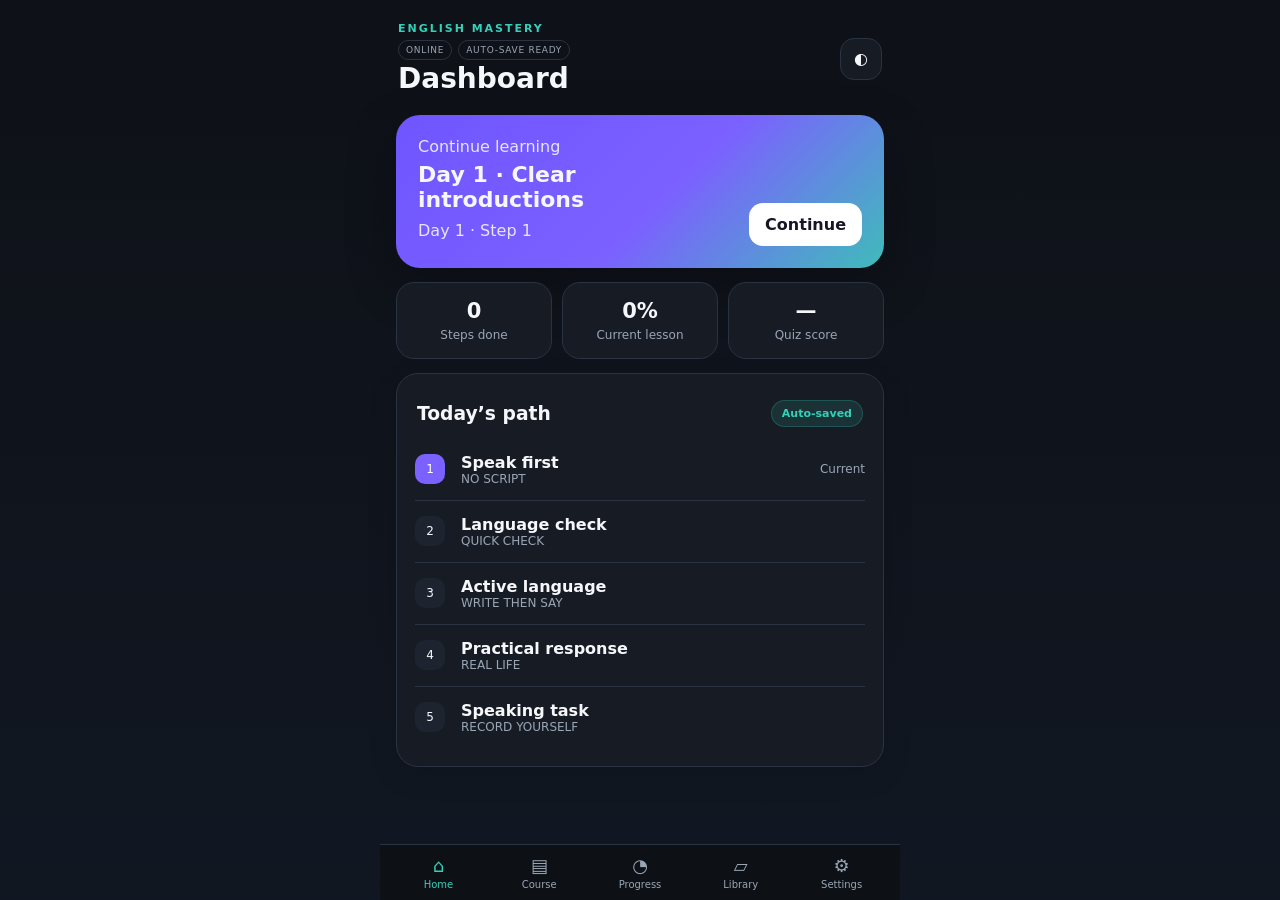
<file: index.html>
<!DOCTYPE html>
<html lang="en"><head><meta charset="UTF-8"><meta name="viewport" content="width=device-width,initial-scale=1,viewport-fit=cover"><meta name="theme-color" content="#10131a"><title>English Mastery</title><link rel="manifest" href="manifest.json"><link rel="stylesheet" href="styles.css"><link rel="icon" href="icons/icon-192.svg"></head>
<body><div class="app-shell">
<header class="topbar"><div><div class="eyebrow">ENGLISH MASTERY</div><div class="status-line"><span id="networkBadge">Checking…</span><span id="storageBadge">Storage…</span></div><h1 id="screenTitle">Dashboard</h1></div><button class="icon-btn" id="themeBtn">◐</button></header>
<main>
<section class="screen active" data-screen="dashboard"><div class="hero-card"><div><p class="hero-muted">Continue learning</p><h2>Day 1 · Clear introductions</h2><p class="hero-muted" id="resumeLabel">Ready to begin</p></div><button class="primary" data-go="lesson">Continue</button></div><div class="stats-grid"><article class="stat-card"><strong id="completedCount">0</strong><span>Steps done</span></article><article class="stat-card"><strong id="coursePercent">0%</strong><span>Current lesson</span></article><article class="stat-card"><strong id="answerScore">—</strong><span>Quiz score</span></article></div><section class="panel"><div class="section-head"><h3>Today’s path</h3><span class="pill">Auto-saved</span></div><div id="pathList"></div></section></section>
<section class="screen" data-screen="course"><div class="section-head"><div><p class="muted">Adaptive learning plan</p><h2>Course roadmap</h2></div><span class="pill">Personal course</span></div><div class="module-card active-module"><div><span class="module-no">01</span><h3>Foundation & Diagnostic</h3><p>Complete the baseline to generate your personal skill priorities and study sequence.</p></div><button class="secondary" id="startDiagnostic">Start</button></div><div class="section-head"><h3>Personalized 30-day course</h3><span class="pill">30 lessons</span></div><div id="lessonCatalog"></div></section>
<section class="screen" data-screen="diagnostic"><div class="lesson-top"><button class="back-btn" data-go="course">←</button><div><p class="muted" id="diagCounter">Baseline diagnostic</p><h2 id="diagTitle">Grammar check</h2></div></div><div class="progress-track"><div id="diagProgress" style="width:0%"></div></div><article class="panel lesson-panel" id="diagHost"></article><div class="lesson-nav"><button class="secondary" id="diagPrev">Previous</button><button class="primary" id="diagNext">Next</button></div><div class="save-status" id="diagSaveStatus">Answers save automatically</div></section><section class="screen" data-screen="lesson"><div class="lesson-top"><button class="back-btn" data-go="dashboard">←</button><div><p class="muted" id="stepCounter">Day 1</p><h2 id="lessonTitle">Lesson</h2></div></div><div class="progress-track"><div id="lessonProgress"></div></div><article class="panel lesson-panel" id="stepHost"></article><div class="lesson-nav"><button class="secondary" id="prevStep">Previous</button><button class="primary" id="nextStep">Next</button></div><div id="globalSaveStatus" class="save-status">Saved automatically</div></section>
<section class="screen" data-screen="progress"><div class="section-head"><div><p class="muted">Saved on this device</p><h2>Progress</h2></div><span class="pill">IndexedDB</span></div><div class="chart-card"><h3>Lesson completion</h3><div class="skill"><span>Day 1</span><b id="progressPercent">0%</b><div><i id="progressBar" style="width:0%"></i></div></div></div><div class="panel" id="skillProfilePanel"><h3>Diagnostic skill profile</h3><div id="skillProfile"><div class="empty-state">Complete the diagnostic to generate your pathway.</div></div></div><div class="panel"><h3>Attempts</h3><div id="attemptList" class="empty-state">No attempts yet.</div></div></section>
<section class="screen" data-screen="library"><div class="section-head"><div><p class="muted">Integrated course sources</p><h2>Library</h2></div><span class="pill">Course resources</span></div><div class="resource-grid">
<article class="resource"><span>MAIN COURSE</span><h3>English File Intermediate</h3><p>Use your own lawful local Student’s Book, Workbook, and audio copies alongside the course references.</p></article><article class="resource"><span>PRONUNCIATION</span><h3>English Pronunciation in Use</h3><p>Use your local copy for sounds, stress, rhythm, linking, and intonation practice.</p></article><article class="resource"><span>GRAMMAR</span><h3>English Grammar in Use</h3><p>Selected remediation rather than page-by-page study.</p></article><article class="resource"><span>VOCABULARY</span><h3>English Vocabulary in Use</h3><p>Everyday words, phrases, and functional language.</p></article><article class="resource"><span>NATURAL ENGLISH</span><h3>English Collocations in Use</h3><p>Natural word combinations converted into active speaking tasks.</p></article><article class="resource"><span>CONFIDENCE</span><h3>Effective Speaking</h3><p>Impromptu speaking, concrete examples, and confidence-building practice.</p></article></div><section class="panel"><div class="section-head"><div><p class="muted">Public deployment</p><h3>Local learning assets</h3></div><span class="pill">Not uploaded</span></div><p class="muted">Third-party books and audio are not included in this public GitHub Pages version.</p></section></section>
<section class="screen" data-screen="device-test"><section class="panel" id="functionalTestPanel"><div class="section-head"><div><p class="muted">Stage 16 validation</p><h3>Functional Test Runner</h3></div><span class="pill">Non-destructive</span></div><p class="muted">Checks browser APIs, service worker, manifest, course index, public audio catalog, and storage without changing learning progress.</p><div class="button-stack"><button class="primary" id="runFunctionalTests">Run automated checks</button><button class="secondary" id="downloadFunctionalReport">Download last report</button></div><p class="save-status" id="testSummary">Tests have not run on this device yet.</p><div id="testResults" class="test-results"></div></section><div class="section-head"><div><p class="muted">Android readiness</p><h2>Device Test</h2></div><span class="pill">Stage 16</span></div><div class="panel"><h3>Run on your phone</h3><p class="muted">This checks installation requirements, storage, service-worker support, MP3 capability, and recording capability. It does not send data anywhere.</p><div class="lesson-actions"><button class="primary" id="runAndroidTests">Run all checks</button><button class="secondary" id="exportAndroidTests">Export report</button></div></div><div class="panel" id="androidTestResults"><p class="muted">No device test has been run yet.</p></div><div class="panel"><h3>Required manual checks</h3><ol class="manual-checks"><li>Install from Chrome using “Add to Home screen”.</li><li>Open one lesson and type an answer, then close the app without saving.</li><li>Reopen and confirm the exact answer and step return.</li><li>Turn on airplane mode and reopen the app.</li><li>Allow microphone access and create a short recording.</li><li>Export progress, reset it, then import the backup.</li></ol></div></section>
<section class="screen" data-screen="settings"><div class="section-head"><div><p class="muted">Storage and recovery</p><h2>Settings</h2></div></div><div class="panel"><div class="setting-row"><div><b>Auto-save</b><small>Answers, notes, recording metadata, and lesson position.</small></div><span class="toggle on"></span></div><div class="setting-row"><div><b>Public deployment</b><small>Third-party assets remain local and are not included here.</small></div><span class="toggle on"></span></div></div><div class="panel"><h3>Backup & diagnostics</h3><div class="button-stack"><button class="primary" data-go="device-test">Open Android Device Test</button><button class="secondary" id="exportBtn">Export progress</button><button class="secondary" id="importBtn">Import progress</button><input id="importFile" type="file" accept="application/json" hidden><button class="secondary" id="diagnosticsBtn">Export diagnostics</button><button class="danger" id="resetBtn">Reset progress</button></div></div><section class="panel" id="appInstallPanel"><div class="section-head"><div><p class="muted">Installation and updates</p><h3>App Readiness</h3></div><span class="pill">Version 16</span></div><div class="button-stack"><button class="primary" id="installAppButton" hidden>Install English Mastery</button><button class="secondary" id="applyUpdateButton" hidden>Apply available update</button></div><p class="save-status" id="installStatus">Install availability will be checked automatically.</p><p class="save-status" id="updateStatus">Offline readiness will be checked automatically.</p></section></section>
</main><nav class="bottom-nav"><button class="nav-item active" data-go="dashboard"><span>⌂</span><small>Home</small></button><button class="nav-item" data-go="course"><span>▤</span><small>Course</small></button><button class="nav-item" data-go="progress"><span>◔</span><small>Progress</small></button><button class="nav-item" data-go="library"><span>▱</span><small>Library</small></button><button class="nav-item" data-go="settings"><span>⚙</span><small>Settings</small></button></nav></div><script src="db.js"></script><script src="app.js"></script><script src="health.js"></script><script src="android-test.js"></script><script src="update-manager.js"></script><script src="functional-test-runner.js"></script></body></html>
</file>
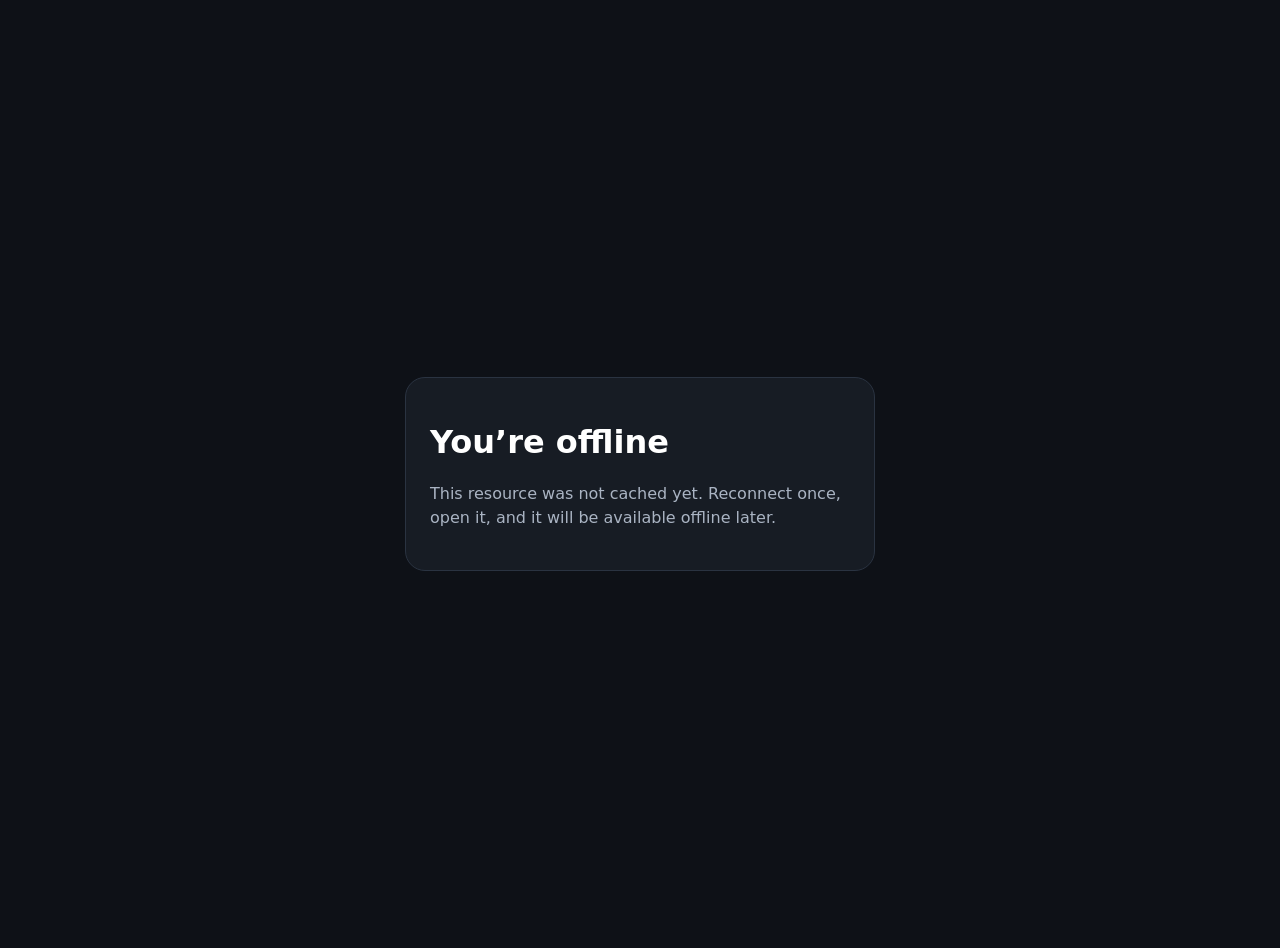
<file: offline.html>
<!doctype html>
<html lang="en"><head><meta charset="utf-8"><meta name="viewport" content="width=device-width,initial-scale=1">
<title>English Mastery — Offline</title><style>
body{font-family:system-ui;margin:0;display:grid;place-items:center;min-height:100vh;background:#0e1117;color:#fff;padding:24px}
main{max-width:420px;background:#171c24;border:1px solid #2a3341;border-radius:20px;padding:24px}
p{color:#aab4c3;line-height:1.5}</style></head>
<body><main><h1>You’re offline</h1><p>This resource was not cached yet. Reconnect once, open it, and it will be available offline later.</p></main></body></html>
</file>
<file: styles.css>
:root{--bg:#0e1117;--card:#171c24;--card2:#1d2430;--text:#f6f7fb;--muted:#9aa6b6;--accent:#7b61ff;--accent2:#33d1ba;--line:#2a3341;--danger:#ff6b7a;--shadow:0 18px 50px rgba(0,0,0,.28)}
*{box-sizing:border-box}body{margin:0;background:linear-gradient(180deg,#0e1117,#111722);font-family:Inter,system-ui,-apple-system,Segoe UI,sans-serif;color:var(--text)}button,textarea{font:inherit}.app-shell{max-width:520px;margin:0 auto;min-height:100vh;padding:18px 16px 100px}.topbar{display:flex;align-items:center;justify-content:space-between;margin:4px 2px 20px}.topbar h1{font-size:28px;margin:2px 0 0}.eyebrow{font-size:11px;letter-spacing:.18em;color:var(--accent2);font-weight:800}.icon-btn,.back-btn{border:1px solid var(--line);background:var(--card);color:var(--text);width:42px;height:42px;border-radius:14px}.screen{display:none}.screen.active{display:block;animation:fade .22s ease}@keyframes fade{from{opacity:.35;transform:translateY(4px)}to{opacity:1;transform:none}}.hero-card{background:linear-gradient(135deg,#6f55ff,#7b61ff 55%,#3fbcba);padding:22px;border-radius:24px;display:flex;align-items:end;justify-content:space-between;box-shadow:var(--shadow)}.hero-card h2{font-size:22px;line-height:1.15;margin:4px 0 8px}.hero-muted{color:#e7e5ff;margin:0 0 6px}.muted{color:var(--muted);margin:0 0 6px}.primary,.secondary,.danger{border:0;border-radius:14px;padding:12px 16px;font-weight:800;cursor:pointer}.primary{background:#fff;color:#171526}.secondary{background:var(--card2);border:1px solid var(--line);color:var(--text)}.danger{background:#3a1d25;color:#ff9aa5;border:1px solid #69303b}.stats-grid{display:grid;grid-template-columns:repeat(3,1fr);gap:10px;margin:14px 0}.stat-card{background:var(--card);border:1px solid var(--line);border-radius:18px;padding:16px;text-align:center}.stat-card strong{display:block;font-size:21px}.stat-card span{display:block;color:var(--muted);font-size:12px;margin-top:5px}.panel,.chart-card{background:var(--card);border:1px solid var(--line);border-radius:22px;padding:18px;margin-top:14px;box-shadow:0 8px 30px rgba(0,0,0,.12)}.section-head{display:flex;align-items:center;justify-content:space-between;margin:8px 2px 12px}.section-head h2,.section-head h3{margin:0}.pill,.tag{display:inline-flex;border-radius:999px;padding:6px 10px;font-size:11px;font-weight:800;background:rgba(51,209,186,.12);color:var(--accent2);border:1px solid rgba(51,209,186,.22)}.lesson-row{display:grid;grid-template-columns:34px 1fr auto;gap:12px;align-items:center;padding:14px 0;border-bottom:1px solid var(--line)}.lesson-row:last-child{border-bottom:0}.lesson-row>span{width:30px;height:30px;display:grid;place-items:center;border-radius:10px;background:var(--card2);font-size:12px}.lesson-row small,.lesson-row em{display:block;color:var(--muted);font-style:normal;font-size:12px}.lesson-row.current>span{background:var(--accent);color:#fff}.lesson-row.complete>span{background:rgba(51,209,186,.15);color:var(--accent2)}.module-card{display:flex;justify-content:space-between;gap:14px;background:var(--card);border:1px solid var(--line);border-radius:20px;padding:18px;margin:12px 0}.module-card h3{margin:5px 0}.module-card p{margin:0;color:var(--muted);line-height:1.45}.module-no{font-size:11px;color:var(--accent2);font-weight:800}.active-module{border-color:#6f55ff}.lock{color:var(--muted);font-size:12px}.lesson-top{display:flex;gap:12px;align-items:center}.lesson-top h2{margin:0}.progress-track{height:8px;background:var(--card);border-radius:99px;margin:18px 0}.progress-track div{height:100%;background:linear-gradient(90deg,var(--accent),var(--accent2));border-radius:99px}.lesson-panel h3{font-size:22px;margin:10px 0}.lesson-panel p{color:var(--muted);line-height:1.55}.audio-card{display:flex;gap:14px;align-items:center;padding:15px;background:var(--card2);border:1px solid var(--line);border-radius:18px;margin:16px 0}.play-btn{width:50px;height:50px;border-radius:50%;border:0;background:var(--accent);color:#fff;font-size:18px}.audio-meta{flex:1}.audio-meta small{color:var(--muted)}.fake-wave{display:flex;gap:3px;height:22px;align-items:center;margin:6px 0}.fake-wave i{display:block;width:4px;background:var(--accent2);border-radius:5px}.fake-wave i:nth-child(odd){height:8px}.fake-wave i:nth-child(2n){height:16px}.fake-wave i:nth-child(3n){height:21px}.tip-box{background:rgba(123,97,255,.12);border:1px solid rgba(123,97,255,.3);padding:14px;border-radius:16px;margin:14px 0}.field-label{display:block;font-weight:700;margin:14px 0 8px}textarea{width:100%;min-height:110px;resize:vertical;background:#10151d;color:var(--text);border:1px solid var(--line);border-radius:16px;padding:14px;outline:none}.lesson-actions{display:flex;gap:10px;margin-top:14px}.save-status{font-size:12px;color:var(--accent2);margin-top:10px}.skill{margin:18px 0}.skill span,.skill b{font-size:13px}.skill b{float:right}.skill div{height:9px;background:var(--card2);border-radius:99px;margin-top:8px;overflow:hidden}.skill i{display:block;height:100%;background:linear-gradient(90deg,var(--accent),var(--accent2));border-radius:99px}.activity{display:grid;grid-template-columns:70px 1fr auto;gap:8px;padding:12px 0;border-bottom:1px solid var(--line)}.activity:last-child{border:0}.activity span,.activity b{font-size:12px;color:var(--muted)}.activity p{margin:0}.resource-grid{display:grid;gap:12px}.resource{background:var(--card);border:1px solid var(--line);border-radius:20px;padding:18px}.resource span{font-size:10px;letter-spacing:.12em;color:var(--accent2);font-weight:800}.resource h3{margin:7px 0}.resource p{margin:0;color:var(--muted)}.setting-row{display:flex;align-items:center;justify-content:space-between;gap:14px;padding:14px 0;border-bottom:1px solid var(--line)}.setting-row:last-child{border:0}.setting-row small{display:block;color:var(--muted);margin-top:4px;line-height:1.35}.toggle{width:46px;height:26px;border-radius:99px;background:#303846;position:relative;flex:none}.toggle:after{content:"";position:absolute;width:20px;height:20px;border-radius:50%;background:#fff;top:3px;left:3px}.toggle.on{background:var(--accent)}.toggle.on:after{left:23px}.button-stack{display:grid;gap:10px;margin-top:14px}.bottom-nav{position:fixed;left:50%;bottom:0;transform:translateX(-50%);width:min(520px,100%);display:grid;grid-template-columns:repeat(5,1fr);background:rgba(14,17,23,.95);backdrop-filter:blur(18px);border-top:1px solid var(--line);padding:9px 8px calc(9px + env(safe-area-inset-bottom));z-index:10}.nav-item{background:transparent;border:0;color:var(--muted);display:grid;gap:3px;place-items:center}.nav-item span{font-size:18px}.nav-item small{font-size:10px}.nav-item.active{color:var(--accent2)}body.light{--bg:#f5f7fb;--card:#fff;--card2:#eef1f7;--text:#171923;--muted:#667085;--line:#dfe4ec;background:#f5f7fb}.light .bottom-nav{background:rgba(255,255,255,.95)}.light textarea{background:#fff}@media(max-width:390px){.hero-card{align-items:start;flex-direction:column;gap:14px}.stats-grid{grid-template-columns:1fr 1fr}.stats-grid .stat-card:last-child{grid-column:1/-1}.lesson-actions{flex-direction:column}}
.status-line{display:flex;gap:6px;margin-top:5px}.status-line span{font-size:9px;text-transform:uppercase;letter-spacing:.08em;padding:4px 7px;border:1px solid var(--line);border-radius:999px;color:var(--muted)}.status-line .offline{color:var(--accent2);border-color:rgba(51,209,186,.35)}.save-status.error{color:var(--danger)}
.lesson-nav{display:flex;justify-content:space-between;gap:12px;margin-top:14px}.lesson-nav button{flex:1}.choice-list{display:grid;gap:10px;margin:16px 0}.choice{width:100%;text-align:left;background:var(--card2);color:var(--text);border:1px solid var(--line);padding:14px;border-radius:15px}.choice.selected{border-color:var(--accent);box-shadow:0 0 0 2px rgba(123,97,255,.18)}.choice.correct{border-color:var(--accent2);background:rgba(51,209,186,.1)}.choice.wrong{border-color:var(--danger);background:rgba(255,107,122,.1)}.feedback{padding:12px;border-radius:14px;margin:10px 0;background:var(--card2)}.feedback.ok{color:var(--accent2)}.feedback.bad{color:#ff98a4}.real-audio{width:100%;margin:12px 0}.audio-error{border:1px solid var(--danger);background:rgba(255,107,122,.08);padding:14px;border-radius:14px}.recording-box{background:var(--card2);border:1px solid var(--line);border-radius:18px;padding:16px;margin:14px 0}.recording-controls{display:flex;gap:10px;flex-wrap:wrap}.recording-controls button{flex:1;min-width:120px}.recording-status{color:var(--muted);font-size:13px;margin-top:10px}.empty-state{color:var(--muted);padding:10px 0}.attempt-item{display:grid;grid-template-columns:1fr auto;gap:8px;padding:12px 0;border-bottom:1px solid var(--line)}.attempt-item:last-child{border:0}.attempt-item small{display:block;color:var(--muted)}.step-complete{display:flex;align-items:center;gap:10px;color:var(--accent2);margin-top:12px}.disabled{opacity:.45;pointer-events:none}.diagnostic-option{width:100%;text-align:left;margin:7px 0;padding:14px;border-radius:14px;border:1px solid var(--line);background:var(--card2);color:var(--text)}.diagnostic-option.selected{border-color:var(--accent);box-shadow:0 0 0 2px rgba(123,97,255,.18)}.rating-row{display:grid;grid-template-columns:repeat(5,1fr);gap:8px;margin:16px 0}.rating-btn{border:1px solid var(--line);background:var(--card2);color:var(--text);border-radius:12px;padding:12px 4px;font-weight:800}.rating-btn.selected{background:var(--accent);color:white;border-color:var(--accent)}.diag-help{font-size:12px;color:var(--muted);display:flex;justify-content:space-between}.profile-row{margin:15px 0}.profile-row header{display:flex;justify-content:space-between;margin-bottom:7px}.profile-row .bar{height:10px;background:var(--card2);border-radius:99px;overflow:hidden}.profile-row .bar i{display:block;height:100%;background:linear-gradient(90deg,var(--accent),var(--accent2))}.priority-card{padding:14px;border:1px solid var(--line);border-radius:15px;background:var(--card2);margin:10px 0}.priority-card strong{display:block;margin-bottom:4px}.priority-card small{color:var(--muted)}
.test-summary{display:flex;justify-content:space-between;gap:12px;padding-bottom:14px;border-bottom:1px solid var(--line)}.test-summary span{color:var(--muted);font-size:13px}.test-row{display:grid;grid-template-columns:34px 1fr;gap:12px;align-items:center;padding:13px 0;border-bottom:1px solid var(--line)}.test-row:last-child{border:0}.test-row>span{width:30px;height:30px;border-radius:10px;display:grid;place-items:center;font-weight:900}.test-row.pass>span{background:rgba(51,209,186,.15);color:var(--accent2)}.test-row.fail>span{background:rgba(255,107,122,.15);color:var(--danger)}.test-row small{display:block;color:var(--muted);margin-top:4px}.manual-checks{padding-left:20px;color:var(--muted);line-height:1.55}.manual-checks li{margin:8px 0}.test-results{display:grid;gap:9px;margin-top:14px}.test-result{display:flex;justify-content:space-between;gap:12px;align-items:center;padding:11px 12px;border:1px solid var(--line);border-radius:12px;background:var(--card2)}.test-result b{font-size:13px}.test-result small{color:var(--muted);text-align:right}.test-result.pass{border-left:4px solid #57c78b}.test-result.fail{border-left:4px solid #e66b6b}@media(max-width:560px){.test-result{align-items:flex-start;flex-direction:column}.test-result small{text-align:left}}
</file>
